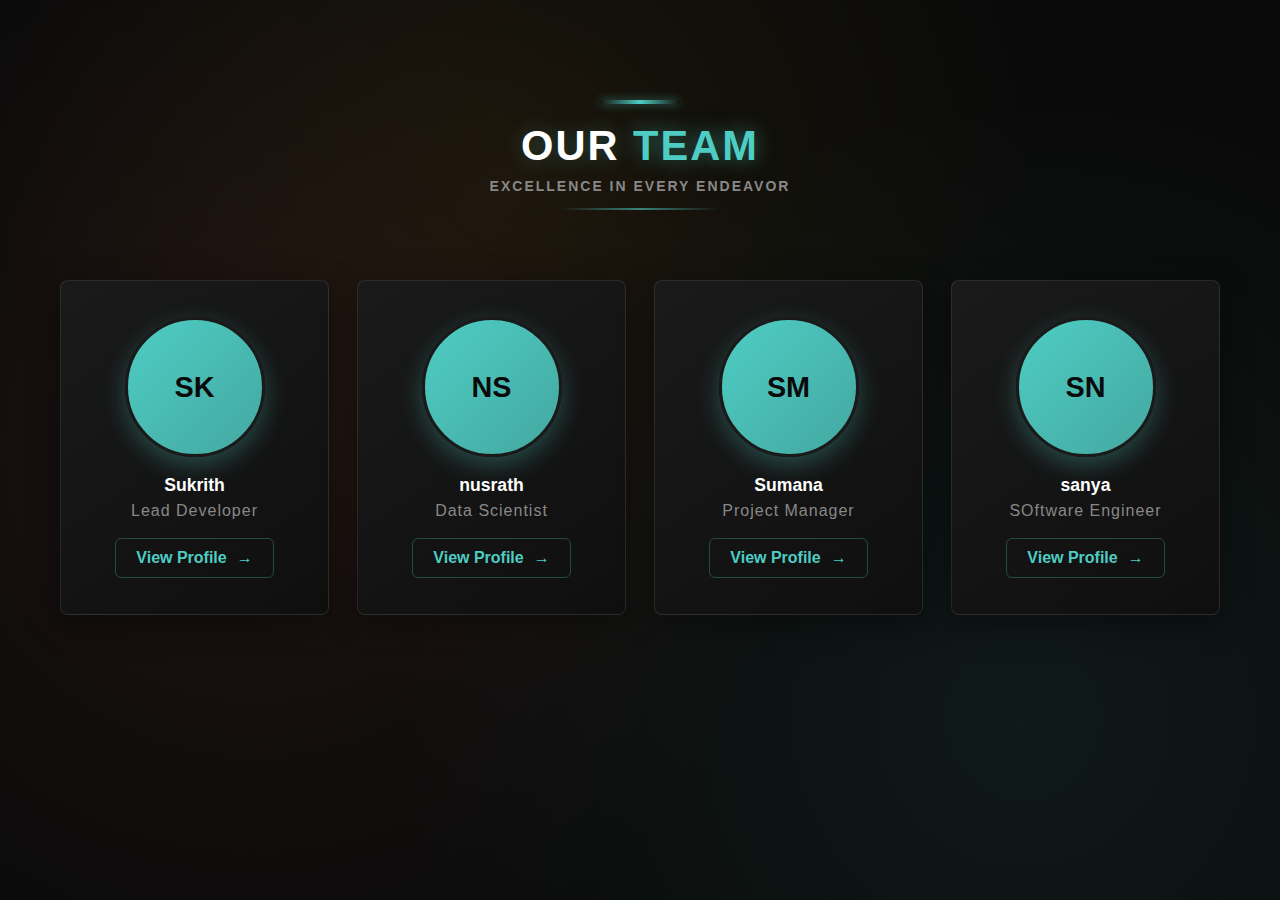
<file: index.html>
<!DOCTYPE html>
<html lang="en">
<head>
    <meta charset="UTF-8">
    <meta name="viewport" content="width=device-width, initial-scale=1.0">
    <title>Team Profile</title>
    <link rel="stylesheet" href="styles.css">
</head>
<body>
    <div class="container">
        <header>
            <div class="header-decoration"></div>
            <h1>OUR <span class="highlight">TEAM</span></h1>
            <p class="subtitle">Excellence in every endeavor</p>
            <div class="header-line"></div>
        </header>

        <div class="team-grid">
            <div class="team-card">
                <div class="card-border"></div>
                <div class="avatar">
                    <span class="initials">SK</span>
                    <div class="avatar-ring"></div>
                </div>
                <h3>Sukrith</h3>
                <p class="role">Lead Developer</p>
                <a href="sukrith.html" class="btn-profile">
                    <span>View Profile</span>
                    <span class="arrow">→</span>
                </a>
            </div>

            <div class="team-card">
                <div class="card-border"></div>
                <div class="avatar">
                    <span class="initials">NS</span>
                    <div class="avatar-ring"></div>
                </div>
                <h3>nusrath</h3>
                <p class="role">Data Scientist</p>
                <a href="nusrath.html" class="btn-profile">
                    <span>View Profile</span>
                    <span class="arrow">→</span>
                </a>
            </div>

            <div class="team-card">
                <div class="card-border"></div>
                <div class="avatar">
                    <span class="initials">SM</span>
                    <div class="avatar-ring"></div>
                </div>
                <h3>Sumana</h3>
                <p class="role">Project Manager</p>
                <a href="sumana.html" class="btn-profile">
                    <span>View Profile</span>
                    <span class="arrow">→</span>
                </a>
            </div>

            <div class="team-card">
                <div class="card-border"></div>
                <div class="avatar">
                    <span class="initials">SN</span>
                    <div class="avatar-ring"></div>
                </div>
                <h3>sanya</h3>
                <p class="role">SOftware Engineer</p>
                <a href="sanya.html" class="btn-profile">
                    <span>View Profile</span>
                    <span class="arrow">→</span>
                </a>
            </div>
        </div>
    </div>
</body>
</html>
</file>
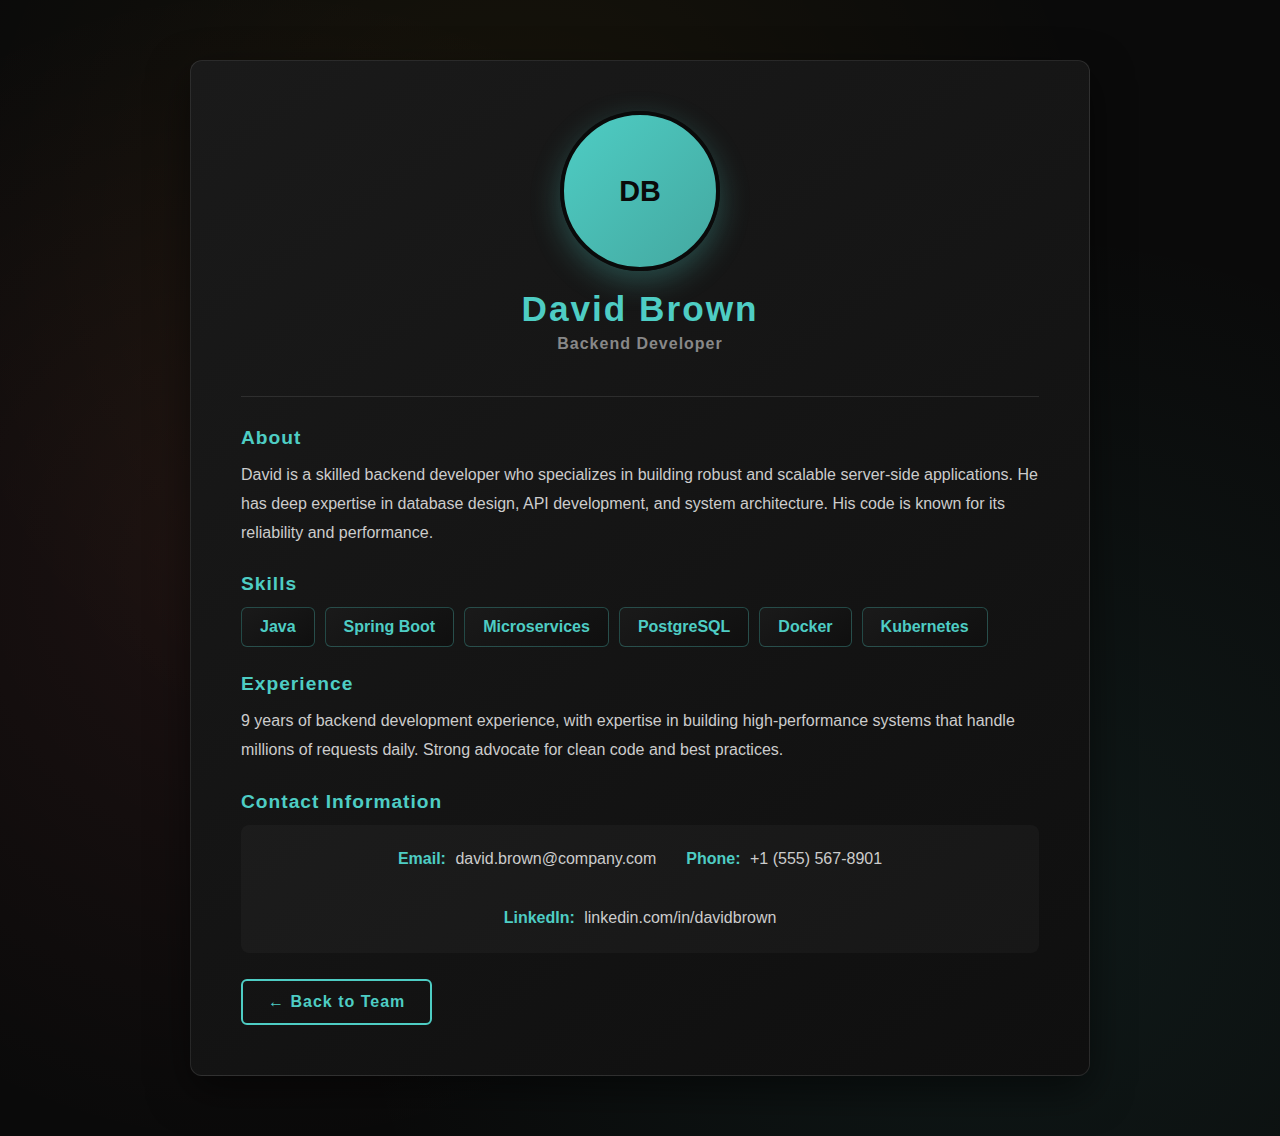
<file: david-brown.html>
<!DOCTYPE html>
<html lang="en">
<head>
    <meta charset="UTF-8">
    <meta name="viewport" content="width=device-width, initial-scale=1.0">
    <title>David Brown - Profile</title>
    <link rel="stylesheet" href="styles.css">
</head>
<body>
    <div class="container">
        <div class="profile-container">
            <div class="profile-header">
                <div class="profile-avatar">
                    <span class="initials">DB</span>
                </div>
                <h1>David Brown</h1>
                <p class="role">Backend Developer</p>
            </div>

            <div class="profile-section">
                <h2>About</h2>
                <p>David is a skilled backend developer who specializes in building robust and scalable server-side applications. He has deep expertise in database design, API development, and system architecture. His code is known for its reliability and performance.</p>
            </div>

            <div class="profile-section">
                <h2>Skills</h2>
                <div class="skills-list">
                    <span class="skill-tag">Java</span>
                    <span class="skill-tag">Spring Boot</span>
                    <span class="skill-tag">Microservices</span>
                    <span class="skill-tag">PostgreSQL</span>
                    <span class="skill-tag">Docker</span>
                    <span class="skill-tag">Kubernetes</span>
                </div>
            </div>

            <div class="profile-section">
                <h2>Experience</h2>
                <p>9 years of backend development experience, with expertise in building high-performance systems that handle millions of requests daily. Strong advocate for clean code and best practices.</p>
            </div>

            <div class="profile-section">
                <h2>Contact Information</h2>
                <div class="contact-info">
                    <p><strong>Email:</strong> david.brown@company.com</p>
                    <p><strong>Phone:</strong> +1 (555) 567-8901</p>
                    <p><strong>LinkedIn:</strong> linkedin.com/in/davidbrown</p>
                </div>
            </div>

            <a href="index.html" class="btn-back">← Back to Team</a>
        </div>
    </div>
</body>
</html>
</file>
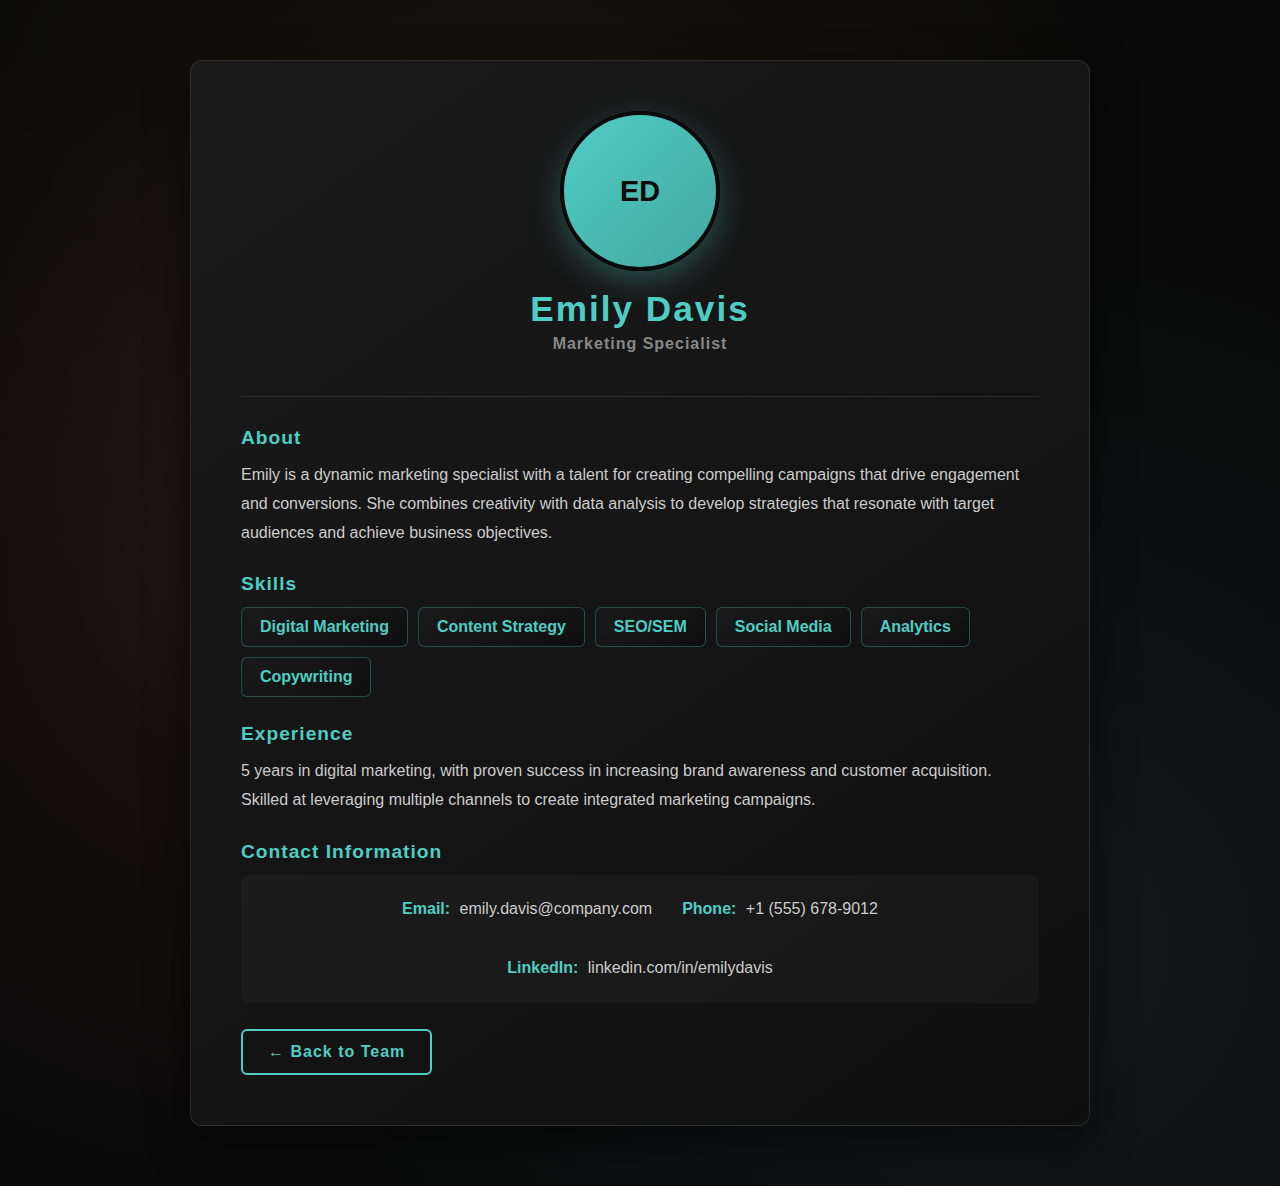
<file: emily-davis.html>
<!DOCTYPE html>
<html lang="en">
<head>
    <meta charset="UTF-8">
    <meta name="viewport" content="width=device-width, initial-scale=1.0">
    <title>Emily Davis - Profile</title>
    <link rel="stylesheet" href="styles.css">
</head>
<body>
    <div class="container">
        <div class="profile-container">
            <div class="profile-header">
                <div class="profile-avatar">
                    <span class="initials">ED</span>
                </div>
                <h1>Emily Davis</h1>
                <p class="role">Marketing Specialist</p>
            </div>

            <div class="profile-section">
                <h2>About</h2>
                <p>Emily is a dynamic marketing specialist with a talent for creating compelling campaigns that drive engagement and conversions. She combines creativity with data analysis to develop strategies that resonate with target audiences and achieve business objectives.</p>
            </div>

            <div class="profile-section">
                <h2>Skills</h2>
                <div class="skills-list">
                    <span class="skill-tag">Digital Marketing</span>
                    <span class="skill-tag">Content Strategy</span>
                    <span class="skill-tag">SEO/SEM</span>
                    <span class="skill-tag">Social Media</span>
                    <span class="skill-tag">Analytics</span>
                    <span class="skill-tag">Copywriting</span>
                </div>
            </div>

            <div class="profile-section">
                <h2>Experience</h2>
                <p>5 years in digital marketing, with proven success in increasing brand awareness and customer acquisition. Skilled at leveraging multiple channels to create integrated marketing campaigns.</p>
            </div>

            <div class="profile-section">
                <h2>Contact Information</h2>
                <div class="contact-info">
                    <p><strong>Email:</strong> emily.davis@company.com</p>
                    <p><strong>Phone:</strong> +1 (555) 678-9012</p>
                    <p><strong>LinkedIn:</strong> linkedin.com/in/emilydavis</p>
                </div>
            </div>

            <a href="index.html" class="btn-back">← Back to Team</a>
        </div>
    </div>
</body>
</html>
</file>
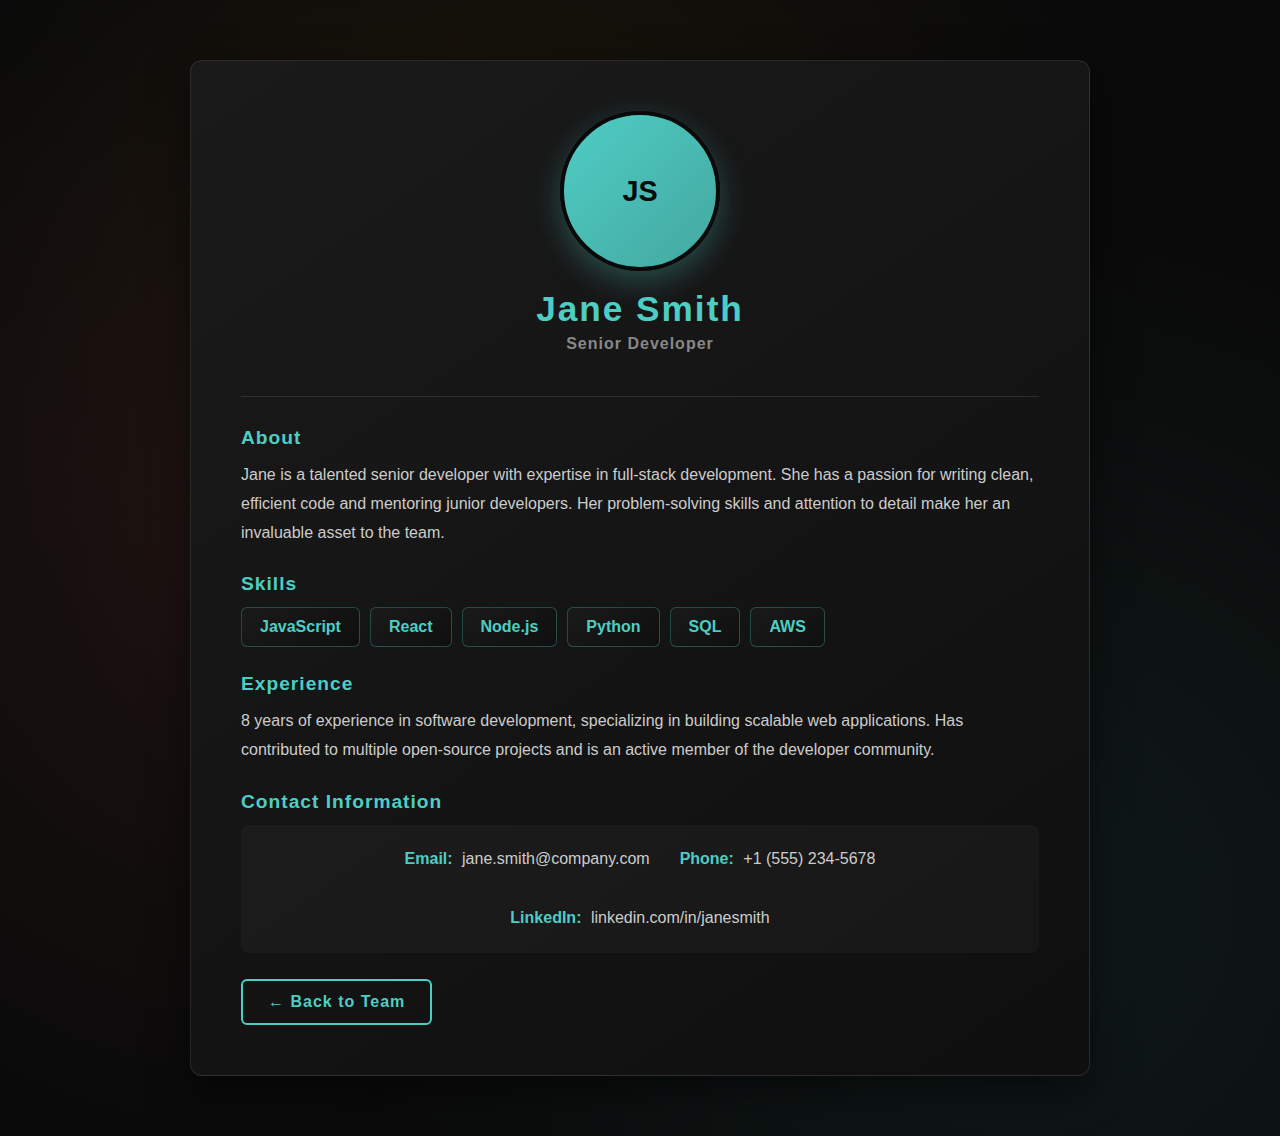
<file: jane-smith.html>
<!DOCTYPE html>
<html lang="en">
<head>
    <meta charset="UTF-8">
    <meta name="viewport" content="width=device-width, initial-scale=1.0">
    <title>Jane Smith - Profile</title>
    <link rel="stylesheet" href="styles.css">
</head>
<body>
    <div class="container">
        <div class="profile-container">
            <div class="profile-header">
                <div class="profile-avatar">
                    <span class="initials">JS</span>
                </div>
                <h1>Jane Smith</h1>
                <p class="role">Senior Developer</p>
            </div>

            <div class="profile-section">
                <h2>About</h2>
                <p>Jane is a talented senior developer with expertise in full-stack development. She has a passion for writing clean, efficient code and mentoring junior developers. Her problem-solving skills and attention to detail make her an invaluable asset to the team.</p>
            </div>

            <div class="profile-section">
                <h2>Skills</h2>
                <div class="skills-list">
                    <span class="skill-tag">JavaScript</span>
                    <span class="skill-tag">React</span>
                    <span class="skill-tag">Node.js</span>
                    <span class="skill-tag">Python</span>
                    <span class="skill-tag">SQL</span>
                    <span class="skill-tag">AWS</span>
                </div>
            </div>

            <div class="profile-section">
                <h2>Experience</h2>
                <p>8 years of experience in software development, specializing in building scalable web applications. Has contributed to multiple open-source projects and is an active member of the developer community.</p>
            </div>

            <div class="profile-section">
                <h2>Contact Information</h2>
                <div class="contact-info">
                    <p><strong>Email:</strong> jane.smith@company.com</p>
                    <p><strong>Phone:</strong> +1 (555) 234-5678</p>
                    <p><strong>LinkedIn:</strong> linkedin.com/in/janesmith</p>
                </div>
            </div>

            <a href="index.html" class="btn-back">← Back to Team</a>
        </div>
    </div>
</body>
</html>
</file>
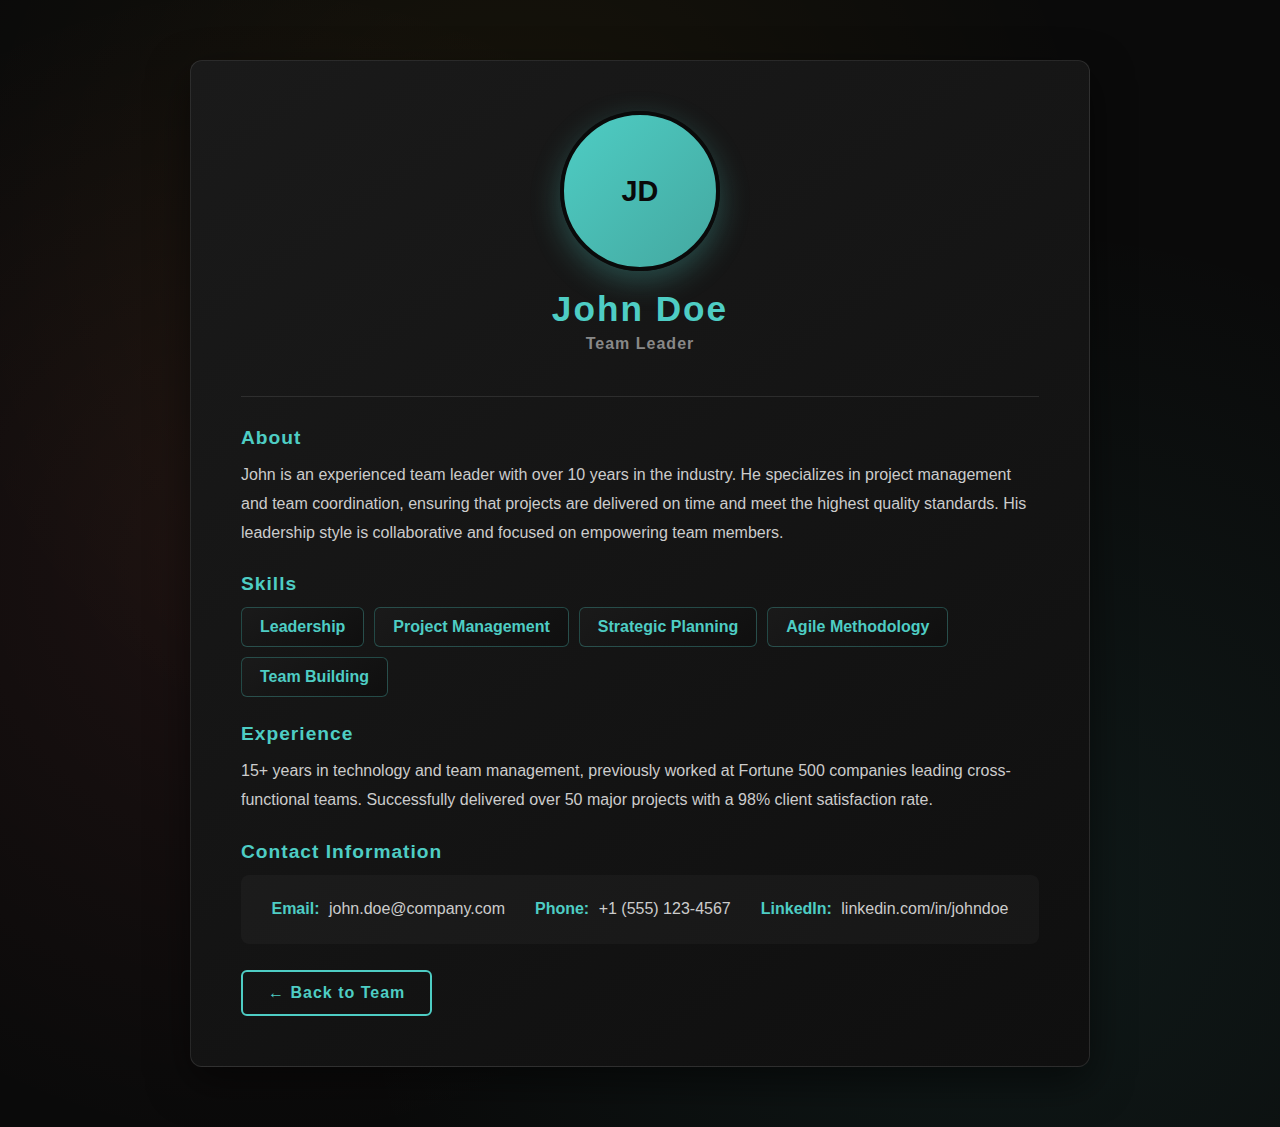
<file: john-doe.html>
<!DOCTYPE html>
<html lang="en">
<head>
    <meta charset="UTF-8">
    <meta name="viewport" content="width=device-width, initial-scale=1.0">
    <title>John Doe - Profile</title>
    <link rel="stylesheet" href="styles.css">
</head>
<body>
    <div class="container">
        <div class="profile-container">
            <div class="profile-header">
                <div class="profile-avatar">
                    <span class="initials">JD</span>
                </div>
                <h1>John Doe</h1>
                <p class="role">Team Leader</p>
            </div>

            <div class="profile-section">
                <h2>About</h2>
                <p>John is an experienced team leader with over 10 years in the industry. He specializes in project management and team coordination, ensuring that projects are delivered on time and meet the highest quality standards. His leadership style is collaborative and focused on empowering team members.</p>
            </div>

            <div class="profile-section">
                <h2>Skills</h2>
                <div class="skills-list">
                    <span class="skill-tag">Leadership</span>
                    <span class="skill-tag">Project Management</span>
                    <span class="skill-tag">Strategic Planning</span>
                    <span class="skill-tag">Agile Methodology</span>
                    <span class="skill-tag">Team Building</span>
                </div>
            </div>

            <div class="profile-section">
                <h2>Experience</h2>
                <p>15+ years in technology and team management, previously worked at Fortune 500 companies leading cross-functional teams. Successfully delivered over 50 major projects with a 98% client satisfaction rate.</p>
            </div>

            <div class="profile-section">
                <h2>Contact Information</h2>
                <div class="contact-info">
                    <p><strong>Email:</strong> john.doe@company.com</p>
                    <p><strong>Phone:</strong> +1 (555) 123-4567</p>
                    <p><strong>LinkedIn:</strong> linkedin.com/in/johndoe</p>
                </div>
            </div>

            <a href="index.html" class="btn-back">← Back to Team</a>
        </div>
    </div>
</body>
</html>
</file>
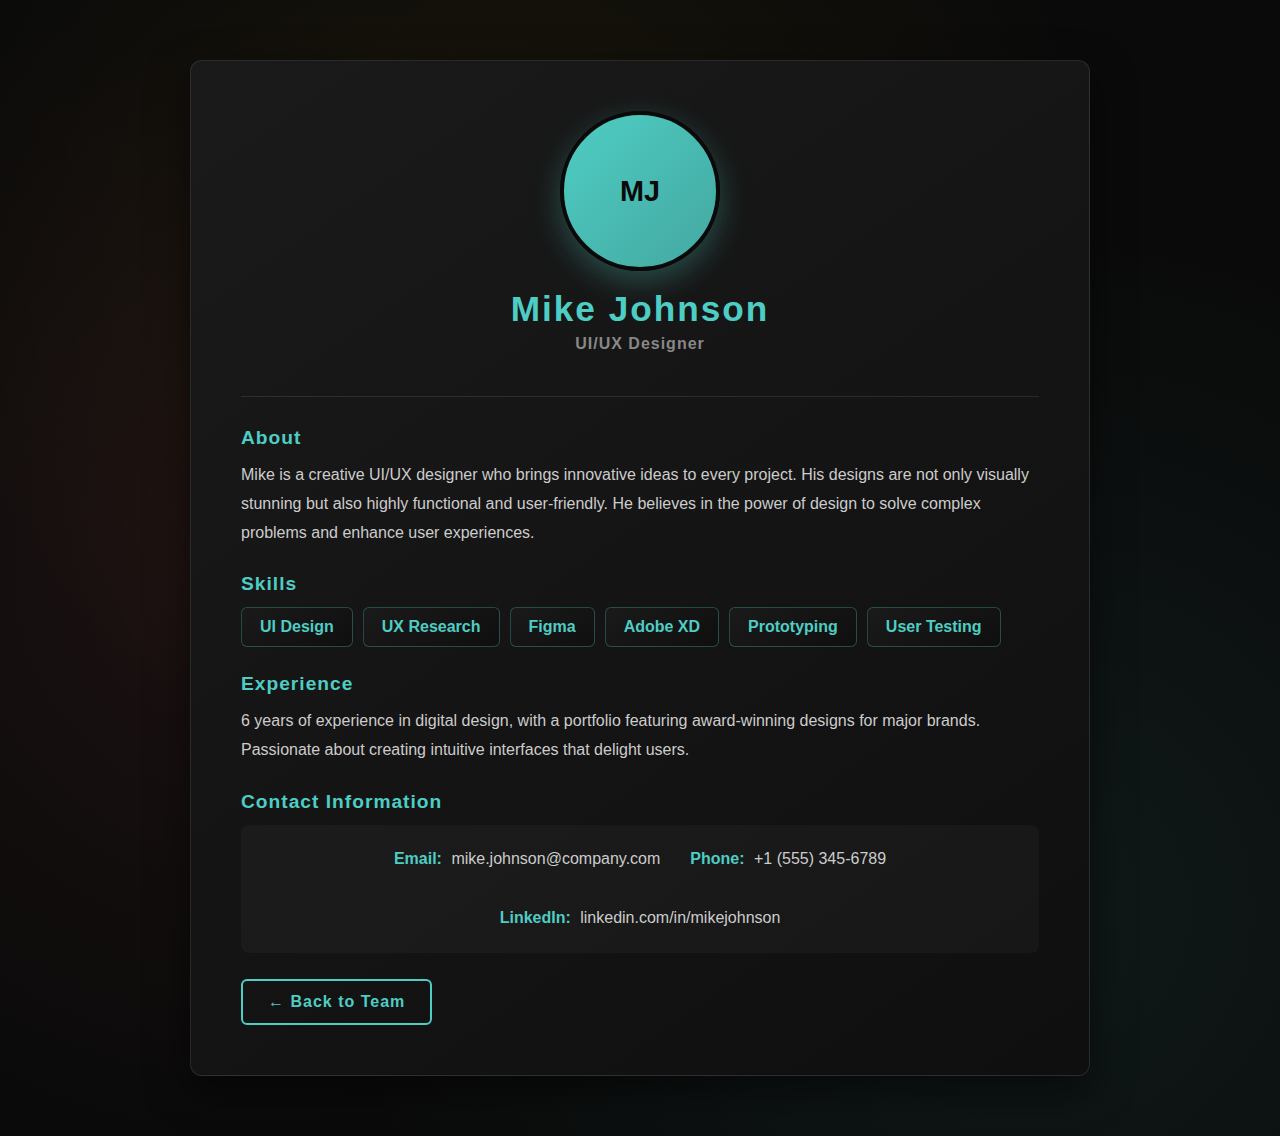
<file: mike-johnson.html>
<!DOCTYPE html>
<html lang="en">
<head>
    <meta charset="UTF-8">
    <meta name="viewport" content="width=device-width, initial-scale=1.0">
    <title>Mike Johnson - Profile</title>
    <link rel="stylesheet" href="styles.css">
</head>
<body>
    <div class="container">
        <div class="profile-container">
            <div class="profile-header">
                <div class="profile-avatar">
                    <span class="initials">MJ</span>
                </div>
                <h1>Mike Johnson</h1>
                <p class="role">UI/UX Designer</p>
            </div>

            <div class="profile-section">
                <h2>About</h2>
                <p>Mike is a creative UI/UX designer who brings innovative ideas to every project. His designs are not only visually stunning but also highly functional and user-friendly. He believes in the power of design to solve complex problems and enhance user experiences.</p>
            </div>

            <div class="profile-section">
                <h2>Skills</h2>
                <div class="skills-list">
                    <span class="skill-tag">UI Design</span>
                    <span class="skill-tag">UX Research</span>
                    <span class="skill-tag">Figma</span>
                    <span class="skill-tag">Adobe XD</span>
                    <span class="skill-tag">Prototyping</span>
                    <span class="skill-tag">User Testing</span>
                </div>
            </div>

            <div class="profile-section">
                <h2>Experience</h2>
                <p>6 years of experience in digital design, with a portfolio featuring award-winning designs for major brands. Passionate about creating intuitive interfaces that delight users.</p>
            </div>

            <div class="profile-section">
                <h2>Contact Information</h2>
                <div class="contact-info">
                    <p><strong>Email:</strong> mike.johnson@company.com</p>
                    <p><strong>Phone:</strong> +1 (555) 345-6789</p>
                    <p><strong>LinkedIn:</strong> linkedin.com/in/mikejohnson</p>
                </div>
            </div>

            <a href="index.html" class="btn-back">← Back to Team</a>
        </div>
    </div>
</body>
</html>
</file>
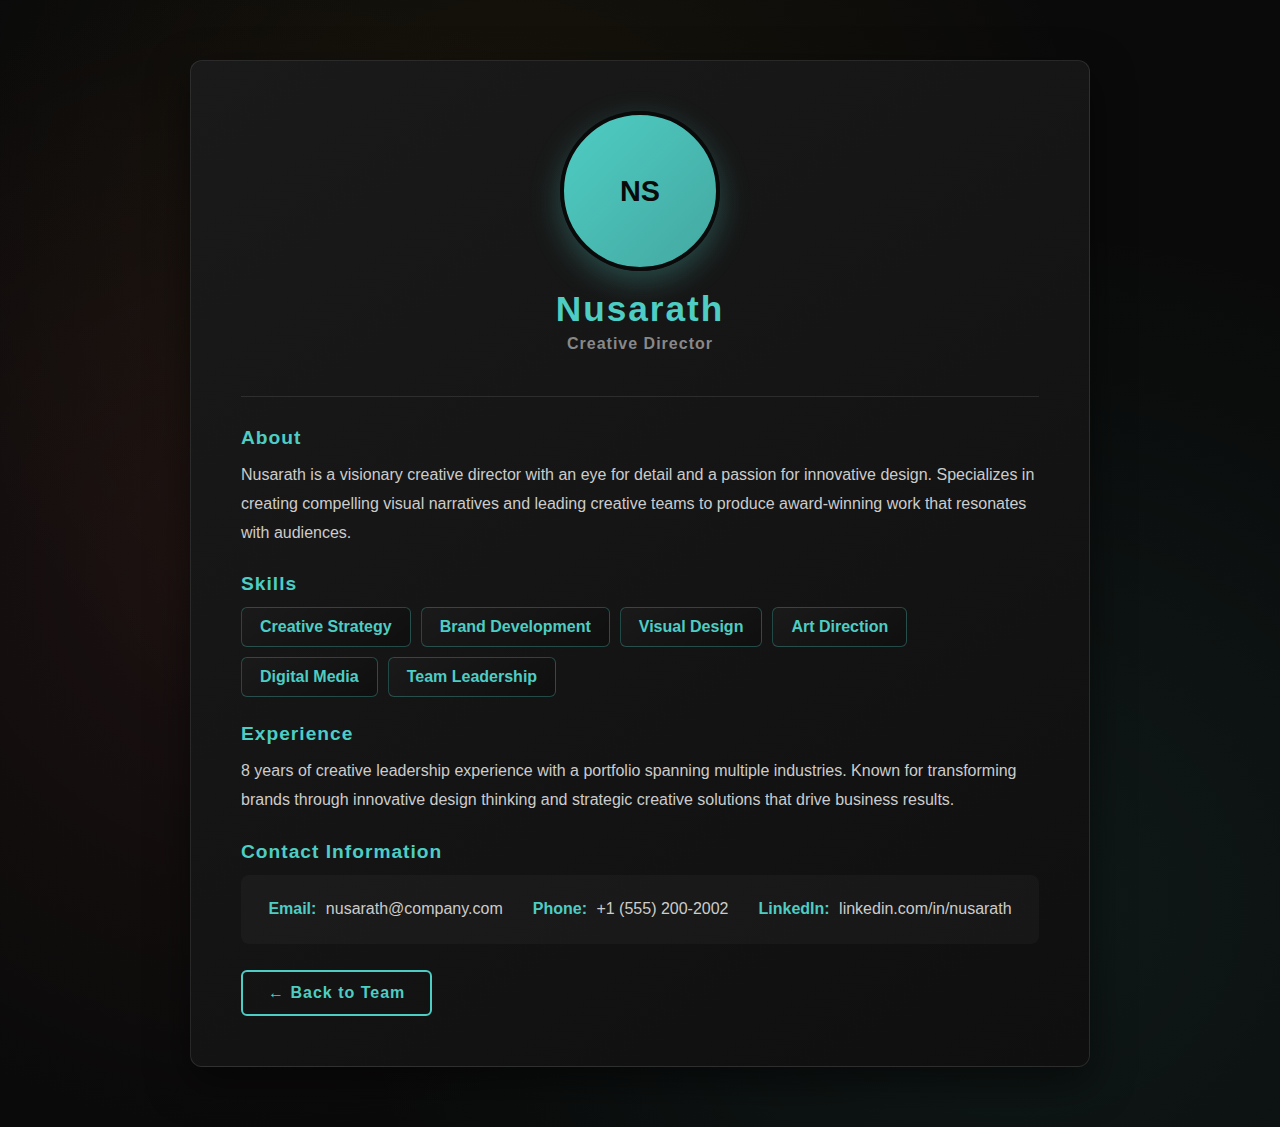
<file: nusarath.html>
<!DOCTYPE html>
<html lang="en">
<head>
    <meta charset="UTF-8">
    <meta name="viewport" content="width=device-width, initial-scale=1.0">
    <title>Nusarath - Profile</title>
    <link rel="stylesheet" href="styles.css">
</head>
<body>
    <div class="container">
        <div class="profile-container">
            <div class="profile-header">
                <div class="profile-avatar">
                    <span class="initials">NS</span>
                </div>
                <h1>Nusarath</h1>
                <p class="role">Creative Director</p>
            </div>

            <div class="profile-section">
                <h2>About</h2>
                <p>Nusarath is a visionary creative director with an eye for detail and a passion for innovative design. Specializes in creating compelling visual narratives and leading creative teams to produce award-winning work that resonates with audiences.</p>
            </div>

            <div class="profile-section">
                <h2>Skills</h2>
                <div class="skills-list">
                    <span class="skill-tag">Creative Strategy</span>
                    <span class="skill-tag">Brand Development</span>
                    <span class="skill-tag">Visual Design</span>
                    <span class="skill-tag">Art Direction</span>
                    <span class="skill-tag">Digital Media</span>
                    <span class="skill-tag">Team Leadership</span>
                </div>
            </div>

            <div class="profile-section">
                <h2>Experience</h2>
                <p>8 years of creative leadership experience with a portfolio spanning multiple industries. Known for transforming brands through innovative design thinking and strategic creative solutions that drive business results.</p>
            </div>

            <div class="profile-section">
                <h2>Contact Information</h2>
                <div class="contact-info">
                    <p><strong>Email:</strong> nusarath@company.com</p>
                    <p><strong>Phone:</strong> +1 (555) 200-2002</p>
                    <p><strong>LinkedIn:</strong> linkedin.com/in/nusarath</p>
                </div>
            </div>

            <a href="index.html" class="btn-back">← Back to Team</a>
        </div>
    </div>
</body>
</html>
</file>
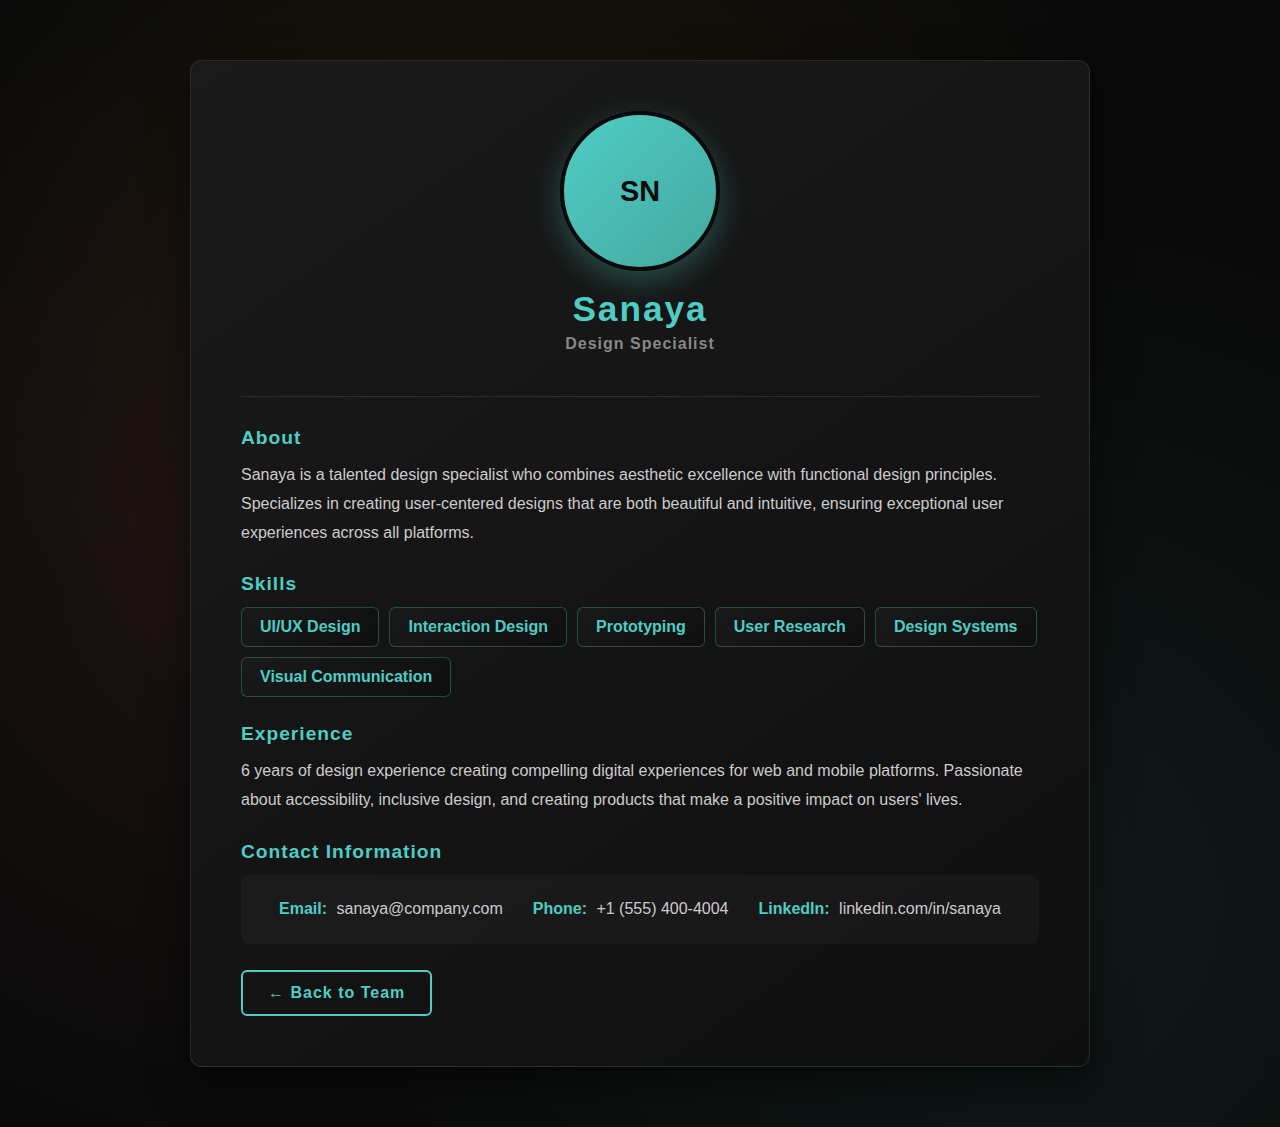
<file: sanaya.html>
<!DOCTYPE html>
<html lang="en">
<head>
    <meta charset="UTF-8">
    <meta name="viewport" content="width=device-width, initial-scale=1.0">
    <title>Sanaya - Profile</title>
    <link rel="stylesheet" href="styles.css">
</head>
<body>
    <div class="container">
        <div class="profile-container">
            <div class="profile-header">
                <div class="profile-avatar">
                    <span class="initials">SN</span>
                </div>
                <h1>Sanaya</h1>
                <p class="role">Design Specialist</p>
            </div>

            <div class="profile-section">
                <h2>About</h2>
                <p>Sanaya is a talented design specialist who combines aesthetic excellence with functional design principles. Specializes in creating user-centered designs that are both beautiful and intuitive, ensuring exceptional user experiences across all platforms.</p>
            </div>

            <div class="profile-section">
                <h2>Skills</h2>
                <div class="skills-list">
                    <span class="skill-tag">UI/UX Design</span>
                    <span class="skill-tag">Interaction Design</span>
                    <span class="skill-tag">Prototyping</span>
                    <span class="skill-tag">User Research</span>
                    <span class="skill-tag">Design Systems</span>
                    <span class="skill-tag">Visual Communication</span>
                </div>
            </div>

            <div class="profile-section">
                <h2>Experience</h2>
                <p>6 years of design experience creating compelling digital experiences for web and mobile platforms. Passionate about accessibility, inclusive design, and creating products that make a positive impact on users' lives.</p>
            </div>

            <div class="profile-section">
                <h2>Contact Information</h2>
                <div class="contact-info">
                    <p><strong>Email:</strong> sanaya@company.com</p>
                    <p><strong>Phone:</strong> +1 (555) 400-4004</p>
                    <p><strong>LinkedIn:</strong> linkedin.com/in/sanaya</p>
                </div>
            </div>

            <a href="index.html" class="btn-back">← Back to Team</a>
        </div>
    </div>
</body>
</html>
</file>
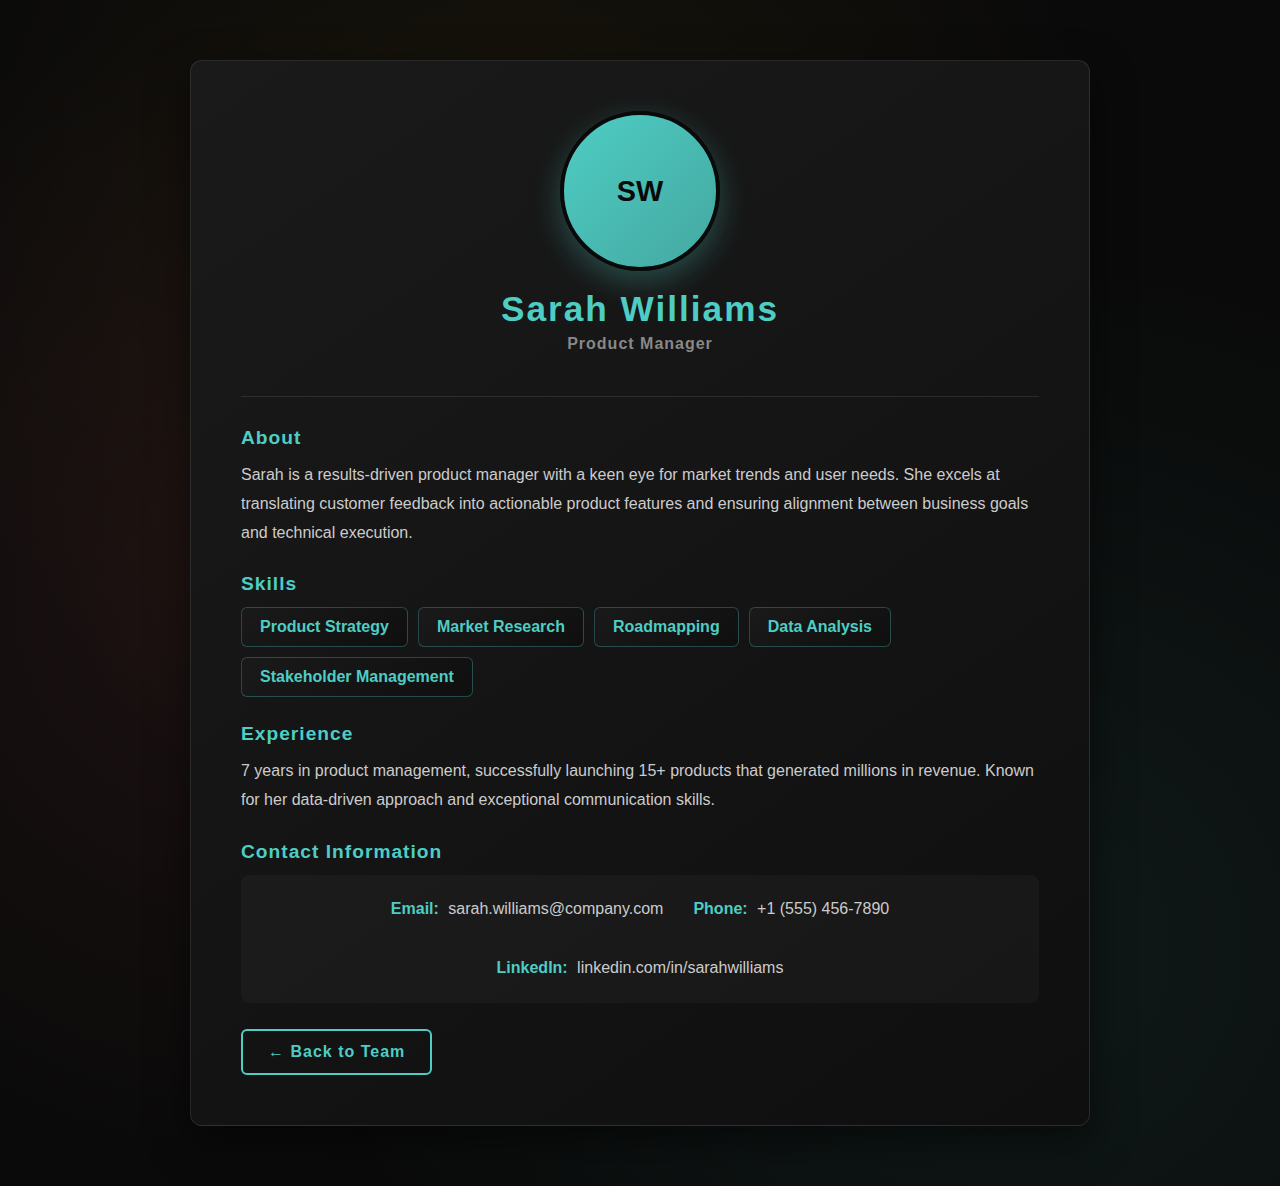
<file: sarah-williams.html>
<!DOCTYPE html>
<html lang="en">
<head>
    <meta charset="UTF-8">
    <meta name="viewport" content="width=device-width, initial-scale=1.0">
    <title>Sarah Williams - Profile</title>
    <link rel="stylesheet" href="styles.css">
</head>
<body>
    <div class="container">
        <div class="profile-container">
            <div class="profile-header">
                <div class="profile-avatar">
                    <span class="initials">SW</span>
                </div>
                <h1>Sarah Williams</h1>
                <p class="role">Product Manager</p>
            </div>

            <div class="profile-section">
                <h2>About</h2>
                <p>Sarah is a results-driven product manager with a keen eye for market trends and user needs. She excels at translating customer feedback into actionable product features and ensuring alignment between business goals and technical execution.</p>
            </div>

            <div class="profile-section">
                <h2>Skills</h2>
                <div class="skills-list">
                    <span class="skill-tag">Product Strategy</span>
                    <span class="skill-tag">Market Research</span>
                    <span class="skill-tag">Roadmapping</span>
                    <span class="skill-tag">Data Analysis</span>
                    <span class="skill-tag">Stakeholder Management</span>
                </div>
            </div>

            <div class="profile-section">
                <h2>Experience</h2>
                <p>7 years in product management, successfully launching 15+ products that generated millions in revenue. Known for her data-driven approach and exceptional communication skills.</p>
            </div>

            <div class="profile-section">
                <h2>Contact Information</h2>
                <div class="contact-info">
                    <p><strong>Email:</strong> sarah.williams@company.com</p>
                    <p><strong>Phone:</strong> +1 (555) 456-7890</p>
                    <p><strong>LinkedIn:</strong> linkedin.com/in/sarahwilliams</p>
                </div>
            </div>

            <a href="index.html" class="btn-back">← Back to Team</a>
        </div>
    </div>
</body>
</html>
</file>
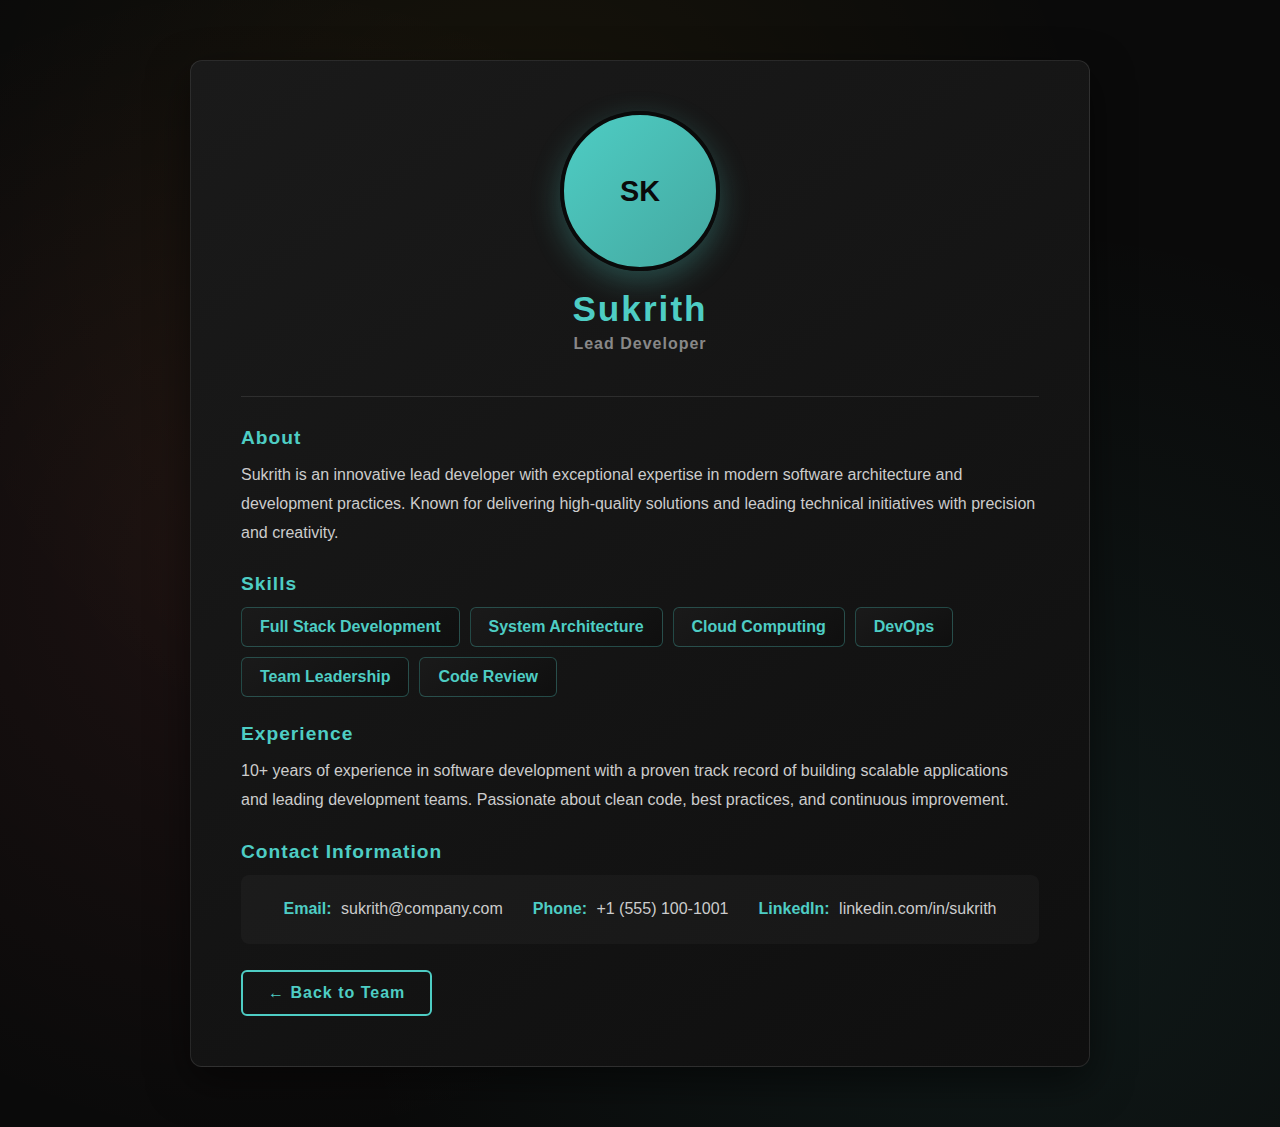
<file: sukrith.html>
<!DOCTYPE html>
<html lang="en">
<head>
    <meta charset="UTF-8">
    <meta name="viewport" content="width=device-width, initial-scale=1.0">
    <title>Sukrith - Profile</title>
    <link rel="stylesheet" href="styles.css">
</head>
<body>
    <div class="container">
        <div class="profile-container">
            <div class="profile-header">
                <div class="profile-avatar">
                    <span class="initials">SK</span>
                </div>
                <h1>Sukrith</h1>
                <p class="role">Lead Developer</p>
            </div>

            <div class="profile-section">
                <h2>About</h2>
                <p>Sukrith is an innovative lead developer with exceptional expertise in modern software architecture and development practices. Known for delivering high-quality solutions and leading technical initiatives with precision and creativity.</p>
            </div>

            <div class="profile-section">
                <h2>Skills</h2>
                <div class="skills-list">
                    <span class="skill-tag">Full Stack Development</span>
                    <span class="skill-tag">System Architecture</span>
                    <span class="skill-tag">Cloud Computing</span>
                    <span class="skill-tag">DevOps</span>
                    <span class="skill-tag">Team Leadership</span>
                    <span class="skill-tag">Code Review</span>
                </div>
            </div>

            <div class="profile-section">
                <h2>Experience</h2>
                <p>10+ years of experience in software development with a proven track record of building scalable applications and leading development teams. Passionate about clean code, best practices, and continuous improvement.</p>
            </div>

            <div class="profile-section">
                <h2>Contact Information</h2>
                <div class="contact-info">
                    <p><strong>Email:</strong> sukrith@company.com</p>
                    <p><strong>Phone:</strong> +1 (555) 100-1001</p>
                    <p><strong>LinkedIn:</strong> linkedin.com/in/sukrith</p>
                </div>
            </div>

            <a href="index.html" class="btn-back">← Back to Team</a>
        </div>
    </div>
</body>
</html>
</file>
<file: styles.css>
/* Core reset */
* {
    margin: 0;
    padding: 0;
    box-sizing: border-box;
}

body {
    font-family: 'Segoe UI', Tahoma, Geneva, Verdana, sans-serif;
    background-color: #0a0a0a;
    background-image: 
        radial-gradient(circle at 20% 50%, rgba(255, 107, 107, 0.08) 0%, transparent 50%),
        radial-gradient(circle at 80% 80%, rgba(78, 205, 196, 0.08) 0%, transparent 50%),
        radial-gradient(circle at 40% 20%, rgba(255, 193, 7, 0.06) 0%, transparent 50%);
    padding: 60px 20px;
    color: #ffffff;
    min-height: 100vh;
}

.container {
    max-width: 1200px;
    margin: 0 auto;
}

/* Header / entry page */
header {
    text-align: center;
    color: #ffffff;
    margin-bottom: 40px;
    padding: 40px 0 20px;
}

.header-decoration {
    width: 80px;
    height: 4px;
    background: linear-gradient(90deg, transparent, #4ecdc4, transparent);
    margin: 0 auto 18px;
    border-radius: 2px;
    box-shadow: 0 0 10px rgba(78, 205, 196, 0.5);
}

header h1 {
    font-size: 2.6rem;
    color: #ffffff;
    margin-bottom: 8px;
    font-weight: 800;
    letter-spacing: 2px;
    text-shadow: 0 0 20px rgba(78, 205, 196, 0.3);
}

.highlight { 
    color: #4ecdc4;
    text-shadow: 0 0 20px rgba(78, 205, 196, 0.5);
}

.subtitle {
    text-align: center;
    color: #888;
    font-size: 14px;
    font-weight: 600;
    letter-spacing: 2px;
    margin-bottom: 6px;
    text-transform: uppercase;
}

.header-line {
    width: 160px;
    height: 2px;
    background: linear-gradient(90deg, transparent, #4ecdc4, transparent);
    margin: 14px auto 0;
    opacity: 0.6;
}

/* Team grid */
.team-grid {
    display: grid;
    grid-template-columns: repeat(auto-fit, minmax(220px, 1fr));
    gap: 28px;
    padding: 10px 20px 60px;
}

.team-card {
    background: linear-gradient(145deg, #1a1a1a 0%, #0f0f0f 100%);
    border-radius: 8px;
    padding: 36px 22px;
    text-align: center;
    position: relative;
    overflow: hidden;
    box-shadow: 0 8px 32px rgba(0,0,0,0.4);
    transition: transform 0.28s ease, box-shadow 0.28s ease, border-color 0.28s ease;
    border: 1px solid rgba(255,255,255,0.1);
}

.team-card:hover {
    transform: translateY(-8px);
    box-shadow: 0 20px 50px rgba(78, 205, 196, 0.2),
                0 0 40px rgba(78, 205, 196, 0.1);
    border-color: rgba(78, 205, 196, 0.5);
}

.team-grid .card-border {
    position: absolute;
    top: -8px;
    left: -8px;
    width: calc(100% + 16px);
    height: calc(100% + 16px);
    border: 2px solid rgba(78, 205, 196, 0.3);
    opacity: 0;
    transition: opacity 0.28s ease, transform 0.28s ease;
    pointer-events: none;
}

.team-card:hover .card-border {
    opacity: 1;
    transform: translateY(-4px) scale(1.01);
}

.avatar, .profile-image {
    width: 140px;
    height: 140px;
    border-radius: 50%;
    background: linear-gradient(135deg, #4ecdc4 0%, #44a8a0 100%);
    display: flex;
    align-items: center;
    justify-content: center;
    margin: 0 auto 18px;
    overflow: hidden;
    border: 3px solid #1a1a1a;
    box-shadow: 0 8px 25px rgba(78, 205, 196, 0.3);
}

.initials { 
    color: #0a0a0a; 
    font-size: 1.8rem; 
    font-weight: 800;
}

.team-card h3 { 
    font-size: 1.1rem; 
    color: #ffffff; 
    margin-bottom: 6px;
    font-weight: 700;
}

.role { 
    color: #888; 
    margin-bottom: 18px;
    letter-spacing: 1px;
}

.btn-profile {
    display: inline-flex;
    align-items: center;
    gap: 10px;
    padding: 10px 20px;
    background: transparent;
    color: #4ecdc4;
    text-decoration: none;
    border-radius: 6px;
    transition: all 0.2s ease;
    border: 1px solid rgba(78, 205, 196, 0.3);
    font-weight: 700;
}

.btn-profile:hover { 
    background: #4ecdc4; 
    color: #0a0a0a;
    box-shadow: 0 5px 20px rgba(78, 205, 196, 0.3);
}

/* Profile page styles */
.main-title { 
    text-align: center; 
    color: #4ecdc4; 
    font-size: 48px; 
    font-weight: 900; 
    margin: 10px 0 20px;
    letter-spacing: 3px;
    text-shadow: 0 0 30px rgba(78, 205, 196, 0.4);
}

.intro-text { 
    text-align: center; 
    color: #ccc; 
    max-width: 700px; 
    margin: 0 auto 20px; 
    line-height: 1.8;
    font-size: 16px;
}

.content-wrapper { 
    display: flex; 
    gap: 30px; 
    margin-top: 40px; 
    align-items: flex-start;
}

.profile-card { 
    flex: 0 0 340px; 
    background: linear-gradient(145deg, #ff6b6b 0%, #ee5a6f 100%); 
    border-radius: 12px; 
    padding: 40px; 
    color: #fff; 
    text-align: center; 
    box-shadow: 0 15px 40px rgba(255, 107, 107, 0.3);
    border: 1px solid rgba(255, 255, 255, 0.1);
}

.profile-image { 
    width: 150px; 
    height: 150px; 
    border-radius: 50%; 
    background: white; 
    overflow: hidden; 
    margin: 0 auto 26px;
    border: 4px solid rgba(255, 255, 255, 0.3);
    box-shadow: 0 8px 25px rgba(0, 0, 0, 0.3);
}

.profile-image img { 
    width: 100%; 
    height: 100%; 
    object-fit: cover;
}

.profile-text { 
    font-size: 17px; 
    font-weight: 600; 
    margin-bottom: 22px;
    line-height: 1.6;
}
.btn-learn-more { 
    border: 2px solid #fff; 
    background: transparent; 
    color: #fff; 
    padding: 12px 28px; 
    font-weight: 700; 
    cursor: pointer;
    border-radius: 6px;
    transition: all 0.3s ease;
    letter-spacing: 1px;
}

.btn-learn-more:hover { 
    background: #fff; 
    color: #ff6b6b;
    transform: scale(1.05);
}

.cards-grid { 
    display: grid; 
    grid-template-columns: repeat(2, 1fr); 
    gap: 20px; 
    flex: 1;
}

.skill-card { 
    background: linear-gradient(145deg, #1a1a1a 0%, #0f0f0f 100%); 
    border-radius: 12px; 
    padding: 32px 24px; 
    text-align: center; 
    box-shadow: 0 8px 25px rgba(0, 0, 0, 0.4); 
    position: relative;
    border: 1px solid rgba(255, 255, 255, 0.05);
    transition: all 0.3s ease;
}

.skill-card:hover {
    transform: translateY(-5px);
    border-color: rgba(255, 255, 255, 0.15);
}

.skill-icon { 
    margin-bottom: 18px; 
    display: flex; 
    justify-content: center;
}

.skill-card h3 { 
    font-size: 16px; 
    font-weight: 700; 
    color: #ffffff; 
    margin-bottom: 16px;
    letter-spacing: 2px;
}

.card-content {
    color: #aaa;
    font-size: 13px;
    line-height: 1.6;
    font-weight: 400;
}

.more-link { 
    color: #4ecdc4; 
    font-weight: 700; 
    text-decoration: none; 
    font-size: 12px;
}

.card-border { 
    height: 6px; 
    width: 100%; 
    position: absolute; 
    left: 0; 
    bottom: 0; 
    border-radius: 0 0 12px 12px;
    box-shadow: 0 0 15px rgba(255, 255, 255, 0.2);
}

.card-border.orange { background: linear-gradient(90deg, #ff9a56, #ffba5a); }
.card-border.teal { background: linear-gradient(90deg, #4ecdc4, #44a8a0); }
.card-border.blue { background: linear-gradient(90deg, #667eea, #764ba2); }
.card-border.yellow { background: linear-gradient(90deg, #ffc107, #ff9800); }

.profile-footer { 
    text-align: center; 
    margin-top: 48px; 
    padding-top: 30px; 
    border-top: 1px solid rgba(255, 255, 255, 0.1);
}

.profile-footer h2 { 
    color: #4ecdc4; 
    margin-bottom: 16px;
    font-weight: 700;
    letter-spacing: 2px;
}

.contact-info { 
    display: flex; 
    gap: 30px; 
    justify-content: center; 
    flex-wrap: wrap;
    padding: 20px;
    background: rgba(255, 255, 255, 0.03);
    border-radius: 8px;
    margin-top: 10px;
}

.contact-info p { 
    color: #ccc;
}

.contact-info strong { 
    color: #4ecdc4; 
    font-weight: 700;
    margin-right: 5px;
}

/* Responsive */
@media (max-width: 900px) {
    .content-wrapper { flex-direction:column }
    .cards-grid { grid-template-columns: 1fr }
    .profile-card { width:100% }
}

@media (max-width: 640px) {
    header h1 { font-size:1.8rem }
    .avatar, .profile-image { width:120px; height:120px }
    .team-grid { gap:20px }
}

/* Alternate profile page layout (used by Sumana etc) */
.profile-container {
    max-width: 900px;
    margin: 0 auto;
    background: linear-gradient(145deg, #1a1a1a 0%, #0f0f0f 100%);
    border-radius: 12px;
    padding: 50px;
    box-shadow: 0 15px 40px rgba(0, 0, 0, 0.5);
    border: 1px solid rgba(255, 255, 255, 0.1);
}

.profile-header {
    text-align: center;
    margin-bottom: 30px;
    padding-bottom: 25px;
    border-bottom: 1px solid rgba(255, 255, 255, 0.1);
}

.profile-avatar {
    width: 160px;
    height: 160px;
    border-radius: 50%;
    background: linear-gradient(135deg, #4ecdc4 0%, #44a8a0 100%);
    display: flex;
    align-items: center;
    justify-content: center;
    margin: 0 auto 18px;
    border: 4px solid #0a0a0a;
    box-shadow: 0 10px 30px rgba(78, 205, 196, 0.3);
}

.profile-header h1 {
    font-size: 2.2rem;
    color: #4ecdc4;
    margin-bottom: 6px;
    font-weight: 900;
    letter-spacing: 2px;
}

.profile-header .role { 
    color: #888; 
    font-weight: 600; 
    letter-spacing: 1px;
}

.profile-section { 
    margin-bottom: 26px;
}

.profile-section h2 { 
    font-size: 1.2rem; 
    color: #4ecdc4; 
    margin-bottom: 12px; 
    font-weight: 700;
    letter-spacing: 1px;
}

.profile-section p { 
    color: #ccc; 
    line-height: 1.8;
}

.skills-list { 
    display: flex; 
    flex-wrap: wrap; 
    gap: 10px;
}

.skill-tag { 
    background: linear-gradient(145deg, #1a1a1a, #0f0f0f); 
    color: #4ecdc4; 
    padding: 10px 18px; 
    border-radius: 6px; 
    font-weight: 700; 
    border: 1px solid rgba(78, 205, 196, 0.3);
    transition: all 0.3s ease;
}

.skill-tag:hover {
    background: #4ecdc4;
    color: #0a0a0a;
    transform: scale(1.05);
}

.btn-back { 
    display: inline-block; 
    padding: 12px 25px; 
    background: transparent; 
    color: #4ecdc4; 
    text-decoration: none; 
    border-radius: 6px; 
    font-weight: 700;
    border: 2px solid #4ecdc4;
    transition: all 0.3s ease;
    letter-spacing: 1px;
}

.btn-back:hover { 
    background: #4ecdc4;
    color: #0a0a0a;
}
</file>
